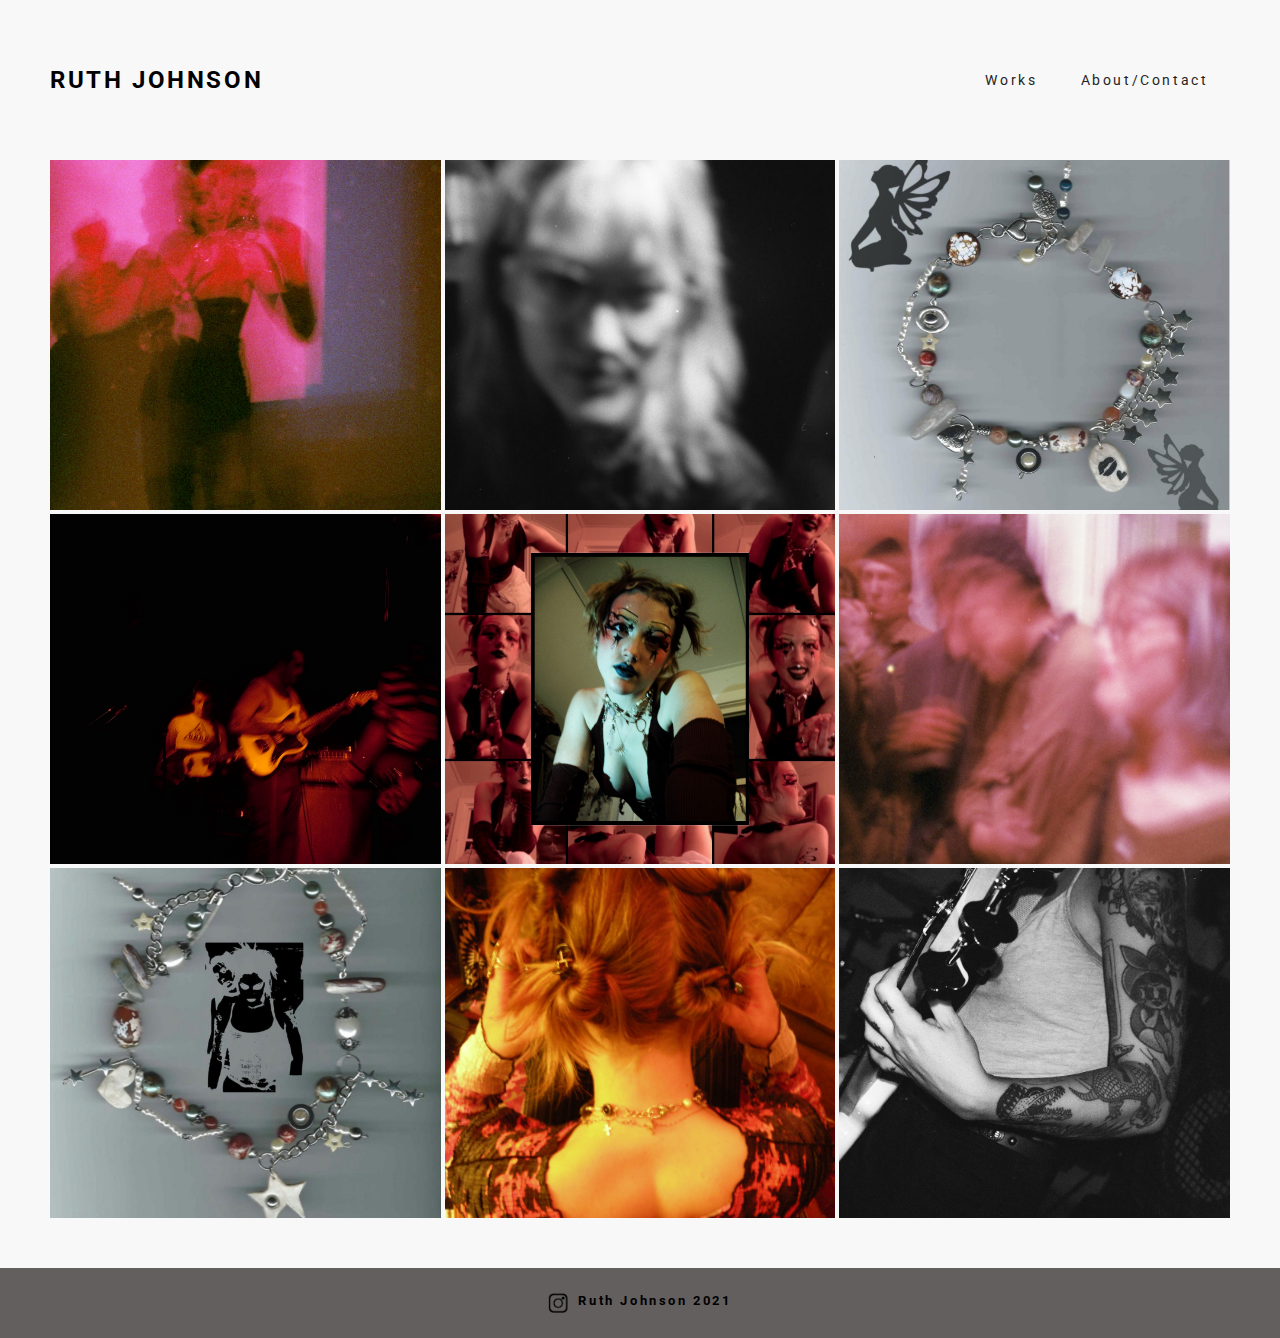
<file: assignments/final-project/index.html>
<!DOCTYPE html>
<html lang="en">

<head>
  <meta charset="UTF-8">
  <meta http-equiv="X-UA-Compatible" content="IE=edge">
  <meta name="viewport" content="width=device-width, initial-scale=1.0">
  <link rel="stylesheet" href="style.css">
  <link rel="preconnect" href="https://fonts.googleapis.com">
    <link rel="preconnect" href="https://fonts.gstatic.com" crossorigin>
    <link href="https://fonts.googleapis.com/css2?family=Roboto:wght@300&display=swap" rel="stylesheet">
  <title>RUTH JOHNSON</title>
</head>


<body>
  <header>
    <h1 class="site-title">RUTH JOHNSON</h1>
    <nav class="main-menu">
      <a href="index.html">Works</a>
      <a href="page2.html">About/Contact</a>
    </nav>
  </header>

  <div class="grid-container">
    <a href="#" class="hover-card">
      <div class="overlay">Valentine's Performance, 2020</div>
      <img class="image" src="images/valentines.jpg" alt="valentines performer">
    </a>
    <a href="#" class="hover-card">
      <div class="overlay">Blurred Memory, 2019</div>
      <img class="image" src="images/hazelprofile.jpg" alt="blurry girl">
    </a>
    <a href="#" class="hover-card">
      <div class="overlay">Necklace, 2021</div>
      <img class="image" src="images/necklace3.png" alt="scanned necklace">
    </a>
    <a href="#" class="hover-card">
      <div class="overlay">Godstar Debut, 2021</div>
      <img class="image" src="images/godstar.JPG" alt="dark image of a band">
    </a>
    <a href="#" class="hover-card">
      <div class="overlay">Evil Woman, 2021</div>
      <img class="image" src="images/hazeltiled.jpg" alt="collage image of woman">
    </a>
    <a href="#" class="hover-card">
      <div class="overlay">Friends Watching Friends, 2020</div>
      <img class="image" src="images/audience.jpg" alt="people in a crowd at a show">
    </a>
    <a href="#" class="hover-card">
      <div class="overlay">Necklace, 2021</div>
      <img class="image" src="images/necklace5.png" alt="scanned necklace 2">
    </a>
    <a href="#" class="hover-card">
      <div class="overlay">Evening In, 2021</div>
      <img class="image" src="images/hair.jpg" alt="back of a woman's head">
    </a>
    <a href="#" class="hover-card">
      <div class="overlay">Basement Show, 2018</div>
      <img class="image" src="images/guitar.jpg" alt="guitarist">
    </a>
  </div>

  <footer>
    <a href="https://www.instagram.com/ruthjohnsn/" class="instagramlogofooter">
        <img class="footerimage" src="images/iglogo.png" alt="instagram logo">
      </a>  
    <h1 class="footer">Ruth Johnson 2021</h1>
  </footer>
</body>

</html>
</file>
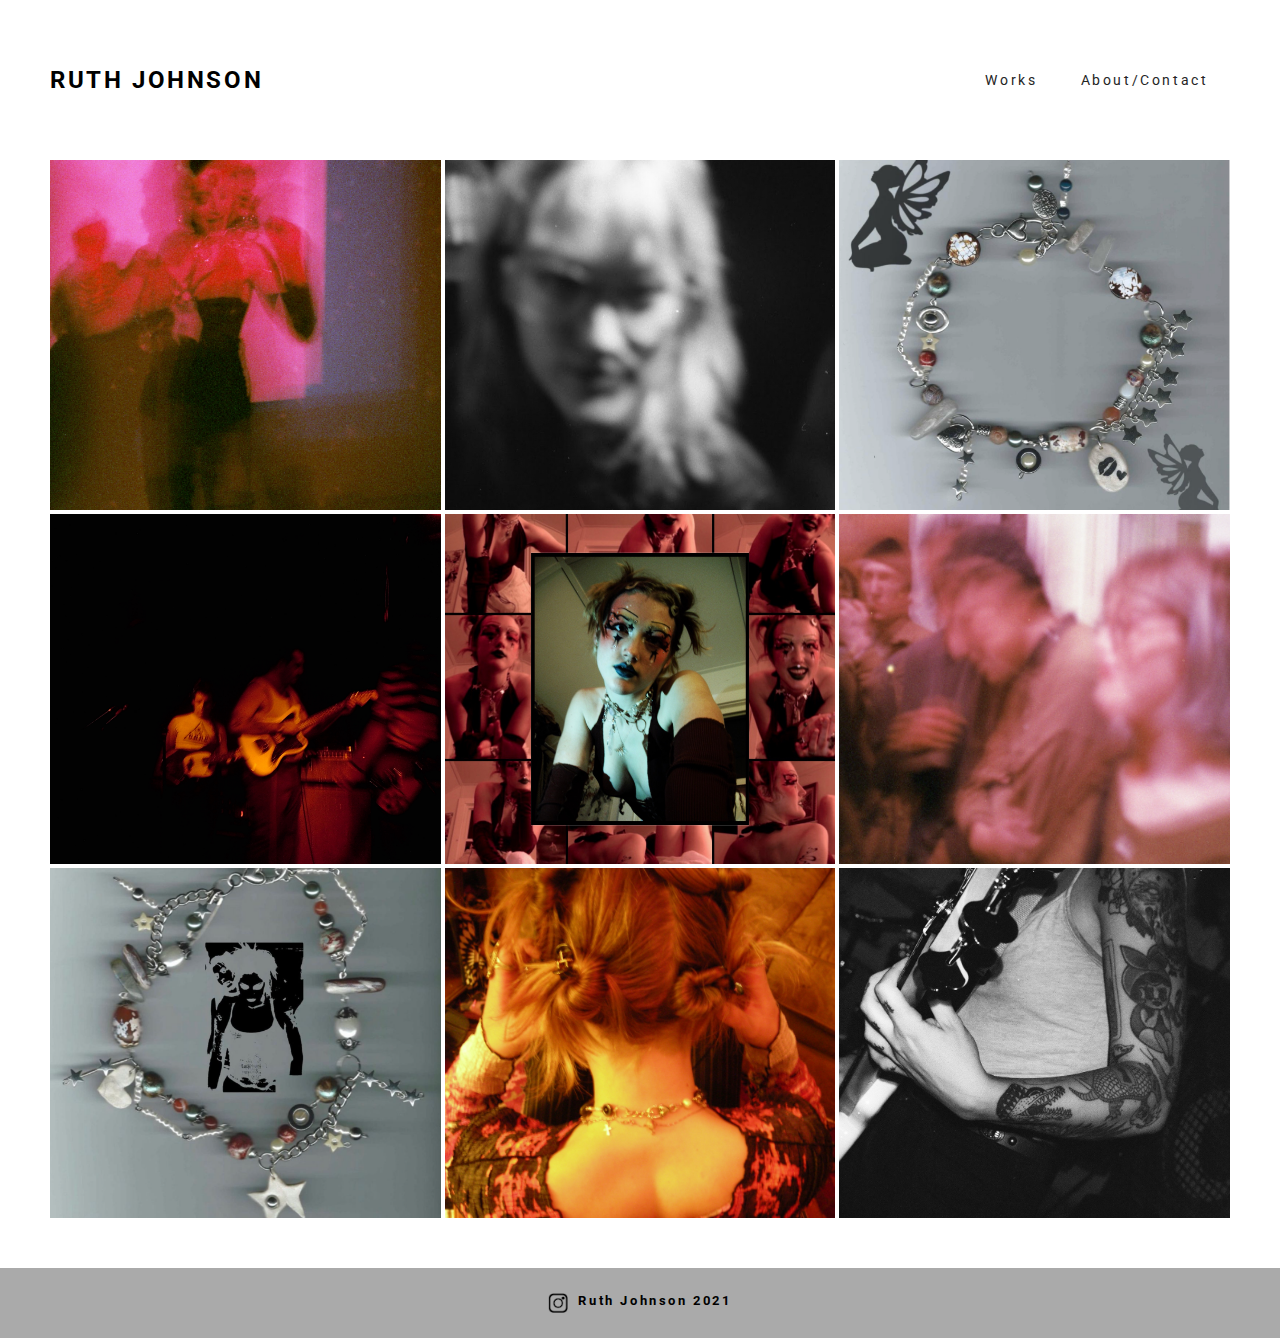
<file: assignments/final/index.html>
<!DOCTYPE html>
<html lang="en">

<head>
  <meta charset="UTF-8">
  <meta http-equiv="X-UA-Compatible" content="IE=edge">
  <meta name="viewport" content="width=device-width, initial-scale=1.0">
  <link rel="stylesheet" href="style.css">
  <link rel="preconnect" href="https://fonts.googleapis.com">
    <link rel="preconnect" href="https://fonts.gstatic.com" crossorigin>
    <link href="https://fonts.googleapis.com/css2?family=Roboto:wght@300&display=swap" rel="stylesheet">
  <title>RUTH JOHNSON</title>
</head>


<body>

  <header>
    <h1 class="site-title">RUTH JOHNSON</h1>
    <nav class="main-menu">
      <a href="index.html">Works</a>
      <a href="page2.html">About/Contact</a>
    </nav>
  </header>

  <div class="grid-container">
    <a href="#" class="hover-card">
      <div class="overlay">Valentine's Performance, 2020</div>
      <img class="image" src="images/valentines.jpg" alt="valentines performer">
    </a>
    <a href="#" class="hover-card">
      <div class="overlay">Blurred Memory, 2019</div>
      <img class="image" src="images/hazelprofile.jpg" alt="blurry girl">
    </a>
    <a href="#" class="hover-card">
      <div class="overlay">Necklace, 2021</div>
      <img class="image" src="images/necklace3.png" alt="scanned necklace">
    </a>
    <a href="#" class="hover-card">
      <div class="overlay">Godstar Debut, 2021</div>
      <img class="image" src="images/godstar.JPG" alt="dark image of a band">
    </a>
    <a href="#" class="hover-card">
      <div class="overlay">Evil Woman, 2021</div>
      <img class="image" src="images/hazeltiled.jpg" alt="collage image of woman">
    </a>
    <a href="#" class="hover-card">
      <div class="overlay">Friends Watching Friends, 2020</div>
      <img class="image" src="images/audience.jpg" alt="people in a crowd at a show">
    </a>
    <a href="#" class="hover-card">
      <div class="overlay">Necklace, 2021</div>
      <img class="image" src="images/necklace5.png" alt="scanned necklace 2">
    </a>
    <a href="#" class="hover-card">
      <div class="overlay">Evening In, 2021</div>
      <img class="image" src="images/hair.jpg" alt="back of a woman's head">
    </a>
    <a href="#" class="hover-card">
      <div class="overlay">Basement Show, 2018</div>
      <img class="image" src="images/guitar.jpg" alt="guitarist">
    </a>
  </div>

  <footer>
    <a href="https://www.instagram.com/ruthjohnsn/" class="instagramlogofooter">
        <img class="footerimage" src="images/iglogo.png" alt="instagram logo">
      </a>  
    <h1 class="footer">Ruth Johnson 2021</h1>
  </footer>
</body>

</html>
</file>
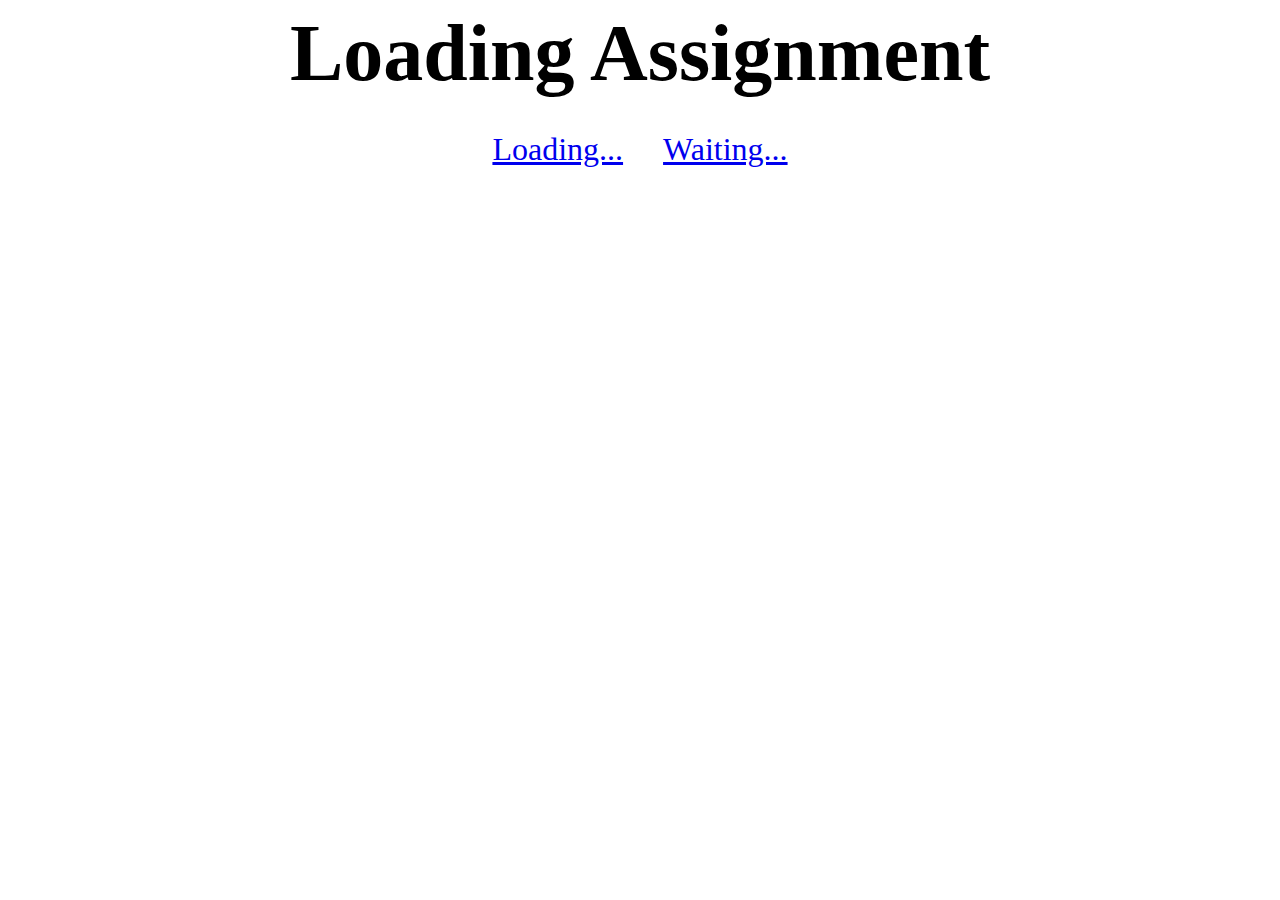
<file: assignments/loading.../index.html>
<!DOCTYPE html>
<html lang="en">
<head>
    <meta charset="UTF-8">
    <meta http-equiv="X-UA-Compatible" content="IE=edge">
    <meta name="viewport" content="width=device-width, initial-scale=1.0">
    <link rel="stylesheet" href="style.css">
    <title>Loading Hub Page</title>
</head>
<body>
    <h1>Loading Assignment</h1>

    <nav>
        <a href="loading.html">Loading...</a>
        <a href="waiting.html">Waiting...</a>
    </nav>
</body>
</html>
</file>
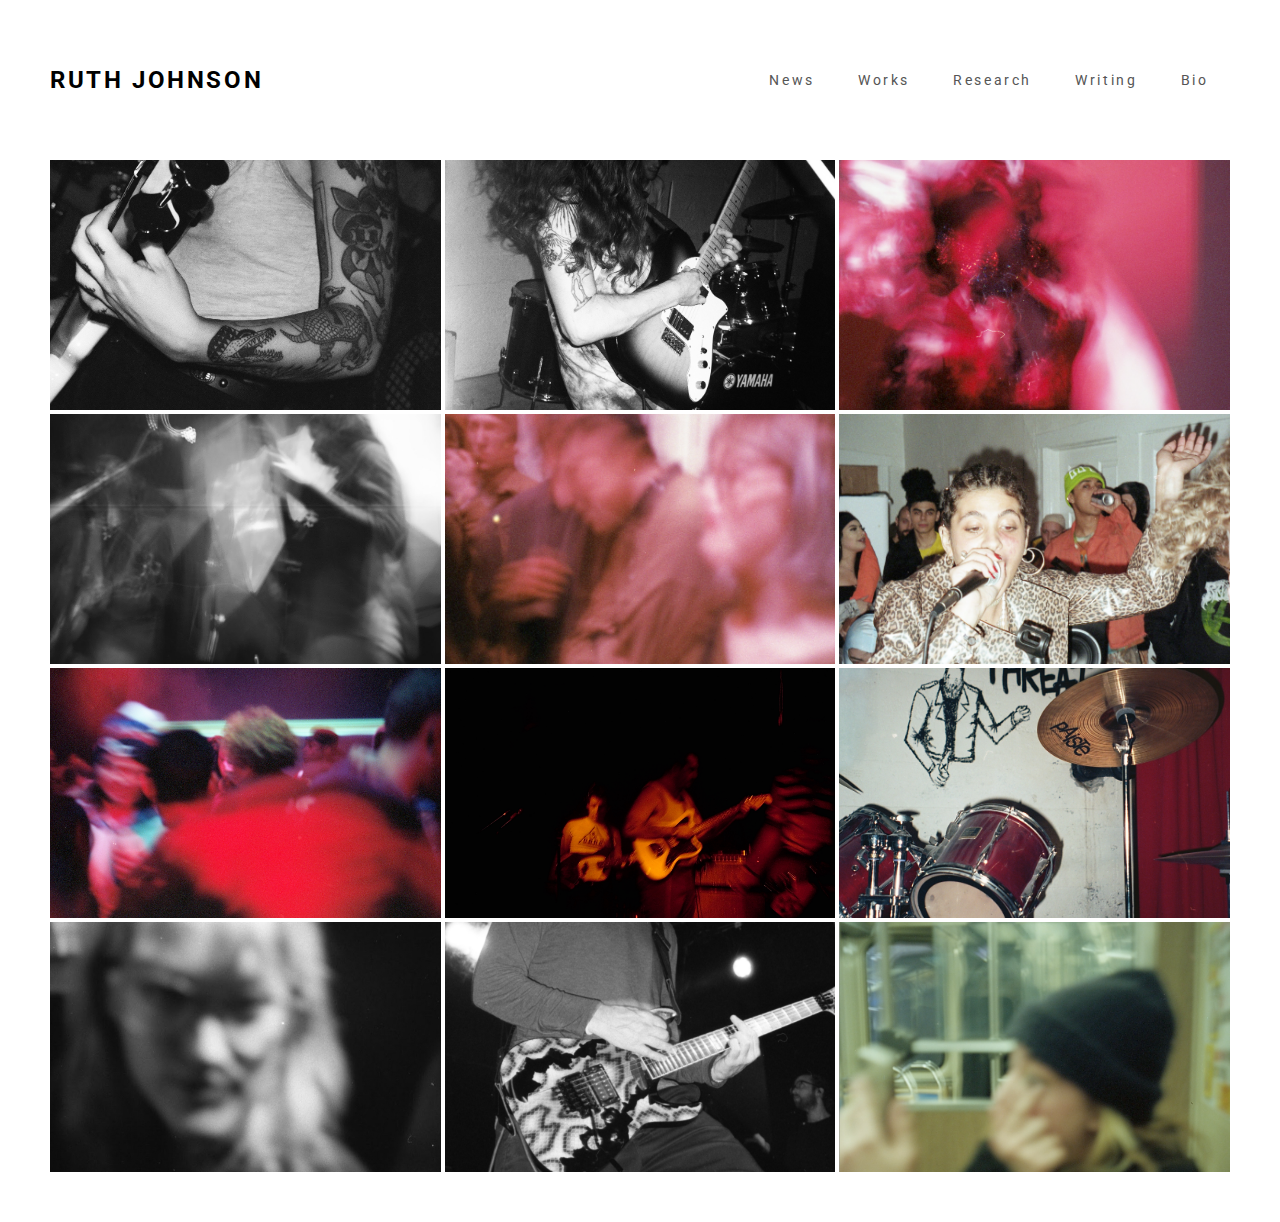
<file: assignments/responsive-gallery/index.html>
<!DOCTYPE html>
<html lang="en">

<head>
  <meta charset="UTF-8">
  <meta http-equiv="X-UA-Compatible" content="IE=edge">
  <meta name="viewport" content="width=device-width, initial-scale=1.0">
  <link rel="stylesheet" href="style.css">
  <link rel="preconnect" href="https://fonts.googleapis.com">
    <link rel="preconnect" href="https://fonts.gstatic.com" crossorigin>
    <link href="https://fonts.googleapis.com/css2?family=Roboto:wght@300&display=swap" rel="stylesheet">
  <title>SELECTED WORK - RUTH JOHNSON</title>
</head>


<body>

  <header>
    <h1 class="site-title">RUTH JOHNSON</h1>
    <nav class="main-menu">
      <a href="#">News</a>
      <a href="#">Works</a>
      <a href="#">Research</a>
      <a href="#">Writing</a>
      <a href="#">Bio</a>
    </nav>
  </header>

  <div class="grid-container">
    <a href="#" class="hover-card">
      <div class="overlay">Basement Show, 2017</div>
      <img class="image" src="images/2017show.jpg" alt="guitarist">
    </a>
    <a href="#" class="hover-card">
      <div class="overlay">Basement Show, 2018</div>
      <img class="image" src="images/2018show.jpg" alt="guitarist">
    </a>
    <a href="#" class="hover-card">
      <div class="overlay">Valentine's Performance, 2020</div>
      <img class="image" src="images/valentinesshow.jpg" alt="blurred image of a performer, pink toned">
    </a>
    <a href="#" class="hover-card">
      <div class="overlay">Avery's Debut, 2019</div>
      <img class="image" src="images/2019jan.jpg" alt="blurry guitarist">
    </a>
    <a href="#" class="hover-card">
      <div class="overlay">Friends Watching Friends, 2020</div>
      <img class="image" src="images/watchers.jpg" alt="audience at a show">
    </a>
    <a href="#" class="hover-card">
      <div class="overlay">Attic Show, 2020</div>
      <img class="image" src="images/2019show.jpg" alt="singer and crowd">
    </a>
    <a href="#" class="hover-card">
      <div class="overlay">Musical Haze, 2019</div>
      <img class="image" src="images/crowd.jpg" alt="blurry photo of audience">
    </a>
    <a href="#" class="hover-card">
      <div class="overlay">Godstar Debut, 2021</div>
      <img class="image" src="images/2021show.JPG" alt="dark image of band">
    </a>
    <a href="#" class="hover-card">
      <div class="overlay">My Basement, Timeless (Technically)</div>
      <img class="image" src="images/basement.JPG" alt="drumset">
    </a>
    <a href="#" class="hover-card">
      <div class="overlay">Hazel, 2019</div>
      <img class="image" src="images/hazel.jpg" alt="out of focus portrait of a woman">
    </a>
    <a href="#" class="hover-card">
      <div class="overlay">Helmet Concert, 2019</div>
      <img class="image" src="images/helmet.jpg" alt="guitarist on stage">
    </a>
    <a href="#" class="hover-card">
      <div class="overlay">Zoe, 2019</div>
      <img class="image" src="images/ontheway.png" alt="woman doing makeup on a train">
    </a>
  </div>

</body>

</html>
</file>
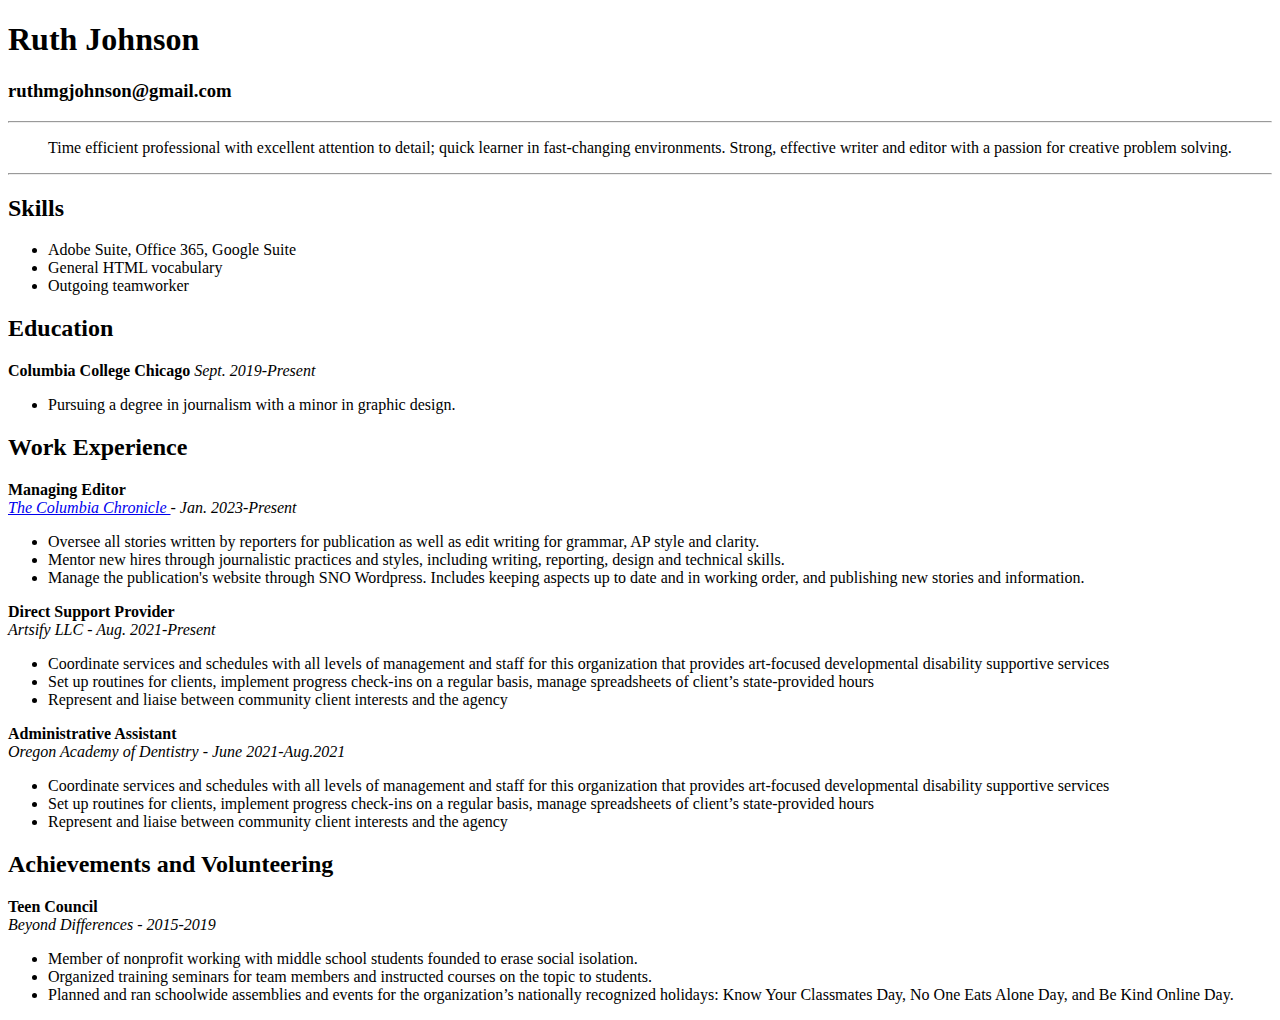
<file: johnson-resume.html>
<!doctype html>
<html lang="en">
<head>
	<meta charset="utf-8">
	<meta name="viewport" content="width=device-width, initial-scale=1">
	<title>Resume</title>
</head>
<body>
	<h1>Ruth Johnson</h1>
	<h3>ruthmgjohnson@gmail.com</h3>
<hr>
	<blockquote>Time efficient professional with excellent attention to detail; quick learner in fast-changing environments. Strong, effective writer and editor with a passion for creative problem solving.</blockquote>
<hr>
	<h2>Skills</h2>
		<p>
			<ul>
				<li>Adobe Suite, Office 365, Google Suite</li>
				<li>General HTML vocabulary</li>
				<li>Outgoing teamworker</li>
			</ul>
		</p>
	<h2>Education</h2>
		<p>
			<strong>Columbia College Chicago</strong>
			<em>Sept. 2019-Present</em>
			<ul>
				<li>Pursuing a degree in journalism with a minor in graphic design.</li>
			</ul>
		</p>
	<h2>Work Experience</h2>
		<p><!-- first job -->
			<strong>Managing Editor</strong>
			<br> 
			<em><a href="columbiachronicle.com"> The Columbia Chronicle </a> - Jan. 2023-Present</em>
			<br>
			<ul>
				<li>Oversee all stories written by reporters for publication as well as edit writing for grammar, AP style and clarity.</li>
				<li>Mentor new hires through journalistic practices and styles, including writing, reporting, design and technical skills.</li>
				<li>Manage the publication's website through SNO Wordpress. Includes keeping aspects up to date and in working order, and publishing new stories and information.</li>
			</ul>
		</p>
		<p><!-- second job -->
			<strong>Direct Support Provider</strong>
			<br>
			<em>Artsify LLC - Aug. 2021-Present</em>
			<br>
			<ul>
				<li>Coordinate services and schedules with all levels of management and staff for this organization that provides art-focused developmental disability supportive services </li>
				<li>Set up routines for clients, implement progress check-ins on a regular basis, manage spreadsheets of client’s state-provided hours </li>
				<li>Represent and liaise between community client interests and the agency </li>
			</ul>
		</p>
		<p><!-- third job -->
			<strong>Administrative Assistant</strong>
			<br>
			<em>Oregon Academy of Dentistry - June 2021-Aug.2021</em>
			<br>
			<ul>
				<li>Coordinate services and schedules with all levels of management and staff for this organization that provides art-focused developmental disability supportive services </li>
				<li>Set up routines for clients, implement progress check-ins on a regular basis, manage spreadsheets of client’s state-provided hours </li>
				<li>Represent and liaise between community client interests and the agency </li>
			</ul>
		</p>
	<h2>Achievements and Volunteering</h2>
		<p>
			<strong>Teen Council</strong>
			<br> 
			<em>Beyond Differences - 2015-2019</em>
			<br>
			<ul>
				<li>Member of nonprofit working with middle school students founded to erase social isolation.  </li>
				<li>Organized training seminars for team members and instructed courses on the topic to students.</li>
				<li>Planned and ran schoolwide assemblies and events for the organization’s nationally recognized holidays: Know Your Classmates Day, No One Eats Alone Day, and Be Kind Online Day.  </li>
			</ul>
		</p>
</body>
</html>
</file>
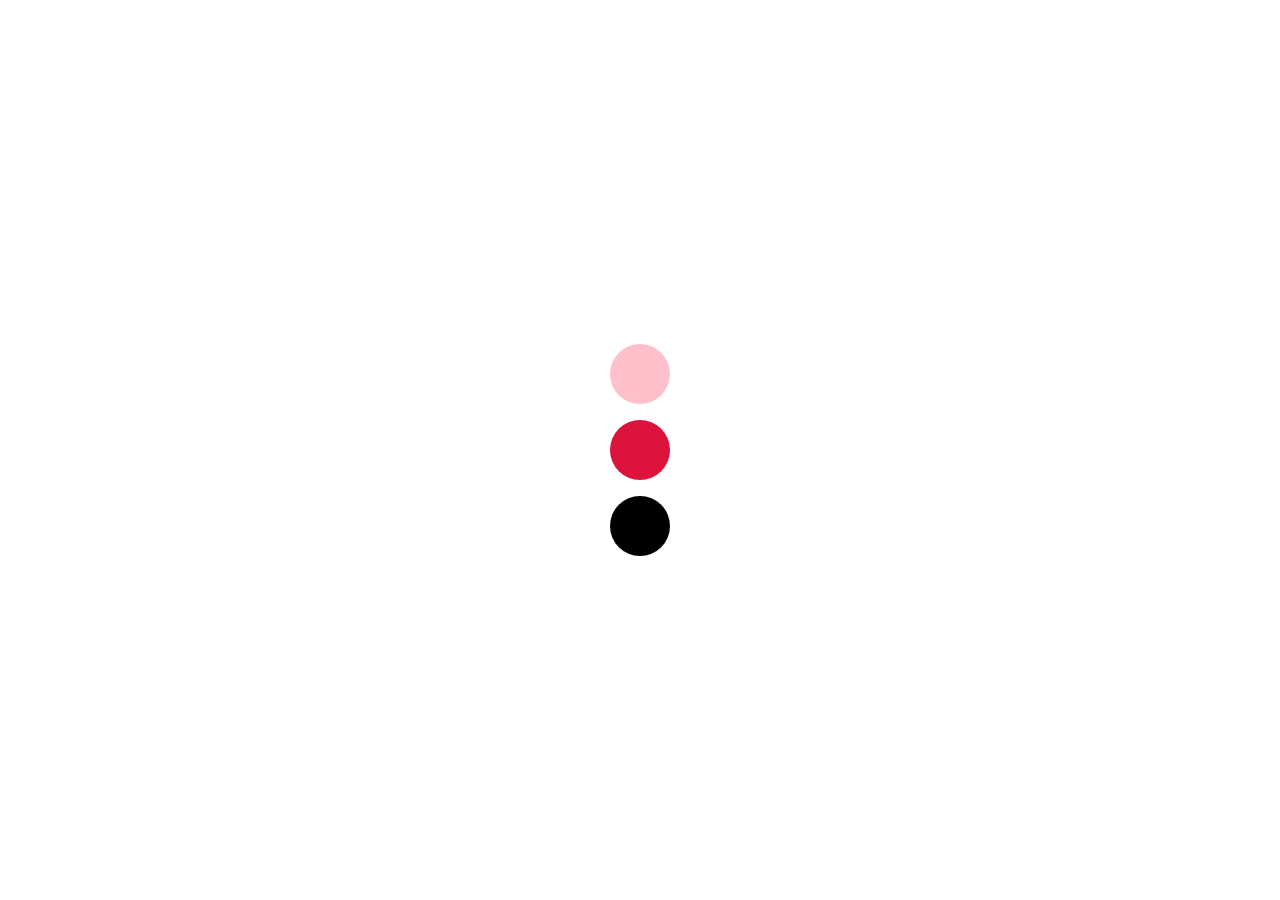
<file: assignments/loading.../loading.html>
<!DOCTYPE html>
<html lang="en">
<head>
    <meta charset="UTF-8">
    <meta http-equiv="X-UA-Compatible" content="IE=edge">
    <meta name="viewport" content="width=device-width, initial-scale=1.0">
    <link rel="stylesheet" href="loading.css">
    <title>Loading...</title>
</head>
<body>
    <div class="loading-animation">
        <div class="circle delay1"></div>
        <div class="circle delay2"></div>
        <div class="circle delay3"></div>
      </div>
</body>
</html>
</file>
<file: assignments/final-project/style.css>
* {margin: 0; padding: 0; box-sizing: border-box;}
header {
    display:flex;
    justify-content: space-between;
    padding: 50px;
    margin: auto;
    align-items: center;
}
body{
    background-color: rgb(248, 248, 248);
}
.subhead {
    display: grid;
    justify-content: center;
    font-family: 'Irish Grover', cursive;
}
.main-menu {
    display: flex;
    font-family: 'Roboto', sans-serif;
    letter-spacing: 2.6px;
    font-size: .9em;
}
nav a {
    margin: 1.5em;
    color: rgb(36, 36, 36);
    text-decoration: none;
}
nav a:hover {
    color: rgb(143, 0, 0);
}
.site-title {
    display: flex;
    font-family: 'Roboto', sans-serif;
    font-size: x-large;
    letter-spacing: 2.6px;
}
footer{
    display: flex;
    justify-content: center;
    padding: 25px;
    background-color: rgb(99, 95, 95);
}
.footer{
    font-family: 'Roboto', sans-serif;
    font-size:small;
    letter-spacing: 2.6px;
    padding-left: 10px;
}
.footerimage{
    height: 20px;
    width: 20px;
    display: block;
}
.jewelryiglink {
    height: 100px;
}
.links{
    display: flex;
    justify-content: center;
    padding: 25px;
}
.grid-container {
    display: grid;
    gap: .25em;
    grid-template-columns: 1fr 1fr 1fr;
    padding-left: 50px;
    padding-right: 50px;
    padding-bottom: 50px;
}
p{
    font-family: 'Roboto', sans-serif;
    font-size: large;
}
.image {
    object-fit: cover;
    height: 350px;
    width: 100%;
    display: block;
}
.image2 {
    height: 40%;
    width: 40%;
    object-fit: cover;
}
.hover-card {
    position: relative;
}

.hover-card:hover .overlay {
    opacity: .6;
}

.overlay {
    color: black;
    background: #fff;
    opacity: 0;
    position: absolute;
    z-index: 1;
    top: 0;
    right: 0;
    bottom: 0;
    left: 0;
    font-size: 1em;
    display: grid;
    place-items: center; 
    transition: all .25s;
    font-family: 'Roboto', sans-serif;
}
.overlay-container {
    position: relative;
    display: flex;
    padding-top: 50px;
    padding-left: 150px;
    padding-right: 150px;
    padding-bottom: 25px;
    gap: 2em;
    align-items: center;
}
@media (min-width: 769px) {
    .overlay-container {
        transition: .2s ease-in-out;
    }
    .overlay-container:hover {
        transform: scale(1.2);
    }
}
@media (max-width: 1050px) {
    .grid-container {
        grid-template-columns: 1fr 1fr; }
    nav a {
        margin: .8em;
    }
}

@media (max-width: 768px) {
    .grid-container { 
        grid-template-columns: 1fr; }
    .site-title {
        font-size: medium;}
    .main-menu{
        font-size: small;}
    .footer{
        font-size: x-small;
    }
    .overlay-container{
            display: grid;
            position: relative;
            color: rgb(0, 0, 0);
            background: #fff;
            position: relative;
            padding-left: 50px;
            padding-right: 50px;
            z-index: 1;
            top: 0;
            right: 0;
            bottom: 0;
            left: 0;
            font-size: 1em;
            place-items: center; 
            font-family: 'Roboto', sans-serif;
    }
    .image2 {
        opacity: .4;
        height: 100%;
        width: 100%;
    }
    .overlay-container p{
        position: absolute;
        margin: 175px;
    }
    nav a {
        margin: .5em;}
}
</file>
<file: assignments/final/style.css>
* {margin: 0; padding: 0; box-sizing: border-box;}
header {
    display:flex;
    justify-content: space-between;
    padding: 50px;
    margin: auto;
    align-items: center;
}
.subhead {
    display: grid;
    justify-content: center;
    font-family: 'Irish Grover', cursive;
}
.main-menu {
    display: flex;
    font-family: 'Roboto', sans-serif;
    letter-spacing: 2.6px;
    font-size: .9em;
}

nav a {
    margin: 1.5em;
    color: rgb(36, 36, 36);
    text-decoration: none;
}

nav a:hover {
    color: rgb(143, 0, 0);
}

.site-title {
    display: flex;
    font-family: 'Roboto', sans-serif;
    font-size: x-large;
    letter-spacing: 2.6px;
}
footer{
    display: flex;
    justify-content: center;
    padding: 25px;
    background-color: rgb(170, 170, 170);
}
.footer{
    font-family: 'Roboto', sans-serif;
    font-size:small;
    letter-spacing: 2.6px;
    padding-left: 10px;
}
.footerimage{
    height: 20px;
    width: 20px;
    display: block;
}
.jewelryiglink {
    height: 100px;
}
.links{
    display: flex;
    justify-content: center;
    padding: 25px;
}
.grid-container {
    display: grid;
    gap: .25em;
    grid-template-columns: 1fr 1fr 1fr;
    padding-left: 50px;
    padding-right: 50px;
    padding-bottom: 50px;
}
p{
    font-family: 'Roboto', sans-serif;
    font-size: large;
}
.image {
    object-fit: cover;
    height: 350px;
    width: 100%;
    display: block;
}
.image2 {
    height: 40%;
    width: 40%;
    object-fit: cover;
}
.hover-card {
    position: relative;
}

.hover-card:hover .overlay {
    opacity: .6;
}

.overlay {
    color: black;
    background: #fff;
    opacity: 0;
    position: absolute;
    z-index: 1;
    top: 0;
    right: 0;
    bottom: 0;
    left: 0;
    font-size: 1em;
    display: grid;
    place-items: center; 
    transition: all .25s;
    font-family: 'Roboto', sans-serif;
}
.overlay-container {
    position: relative;
    display: flex;
    padding-top: 50px;
    padding-left: 150px;
    padding-right: 150px;
    padding-bottom: 25px;
    gap: 2em;
    align-items: center;
}
@media (min-width: 769px) {
    .overlay-container {
        transition: .2s ease-in-out;
    }
    .overlay-container:hover {
        transform: scale(1.2);
    }
}
@media (max-width: 1050px) {
    .grid-container {
        grid-template-columns: 1fr 1fr; }
    nav a {
        margin: .8em;
    }
}

@media (max-width: 768px) {
    .grid-container { 
        grid-template-columns: 1fr; }
    .site-title {
        font-size: medium;}
    .main-menu{
        font-size: small;}
    .footer{
        font-size: x-small;
    }
    .overlay-container{
            display: grid;
            position: relative;
            color: rgb(0, 0, 0);
            background: #fff;
            position: relative;
            padding-left: 50px;
            padding-right: 50px;
            z-index: 1;
            top: 0;
            right: 0;
            bottom: 0;
            left: 0;
            font-size: 1em;
            place-items: center; 
            font-family: 'Roboto', sans-serif;
    }
    .image2 {
        opacity: .4;
        height: 100%;
        width: 100%;
    }
    .overlay-container p{
        position: absolute;
        margin: 175px;
    }
    nav a {
        margin: .5em;}
}
</file>
<file: assignments/loading.../style.css>
h1 {
    font-size: 5em;
    margin: 0;
    text-align: center;
}
nav {
    font-size: 2em;
    text-align: center;
    padding: 1em;
}
a {
    padding: .5em;
}
a:hover {
    color: rgb(208, 255, 0);
}
</file>
<file: assignments/responsive-gallery/style.css>
* {margin: 0; padding: 0; box-sizing: border-box;}
header {
    display:flex;
    justify-content: space-between;
    padding: 50px;
    margin: auto;
    align-items: center;
}

.main-menu {
    display: flex;
    font-family: 'Roboto', sans-serif;
    letter-spacing: 2.6px;
    font-size: .9em;
}

nav a {
    margin: 1.5em;
    color: rgb(85, 85, 85);
    text-decoration: none;
}

nav a:hover {
    color: black;
}

.site-title {
    display: flex;
    font-family: 'Roboto', sans-serif;
    font-size: x-large;
    letter-spacing: 2.6px;
}

.grid-container {
    display: grid;
    gap: .25em;
    grid-template-columns: 1fr 1fr 1fr;
    padding-left: 50px;
    padding-right: 50px;
    padding-bottom: 50px;
}

.image {
    object-fit: cover;
    height: 250px;
    width: 100%;
    display: block;
}

.hover-card {
    position: relative;
}

.hover-card:hover .overlay {
    opacity: .9; /* I know we did opacity of 1 in class but it looks on her website like there is still a little transparency*/
}

.overlay {
    color: black;
    background: #fff;
    opacity: 0;
    position: absolute;
    z-index: 1;
    top: 0;
    right: 0;
    bottom: 0;
    left: 0;
    font-size: 1em;
    display: grid;
    place-items: center; 
    transition: all .25s;
    font-family: 'Roboto', sans-serif;
}


@media (max-width: 1050px) {
    .grid-container {
        grid-template-columns: 1fr 1fr; }
    nav a {
        margin: .8em;
    }
}

@media (max-width: 768px) {
    .grid-container { 
        grid-template-columns: 1fr; }
    .site-title {
        font-size: medium;}
    .main-menu{
        font-size: small;}
    nav a {
        margin: .5em;}
}
</file>
<file: assignments/loading.../loading.css>
body {
    height: 100vh;
    margin: 0;
    display: grid;
    place-items: center;
  }
  
  .circle {
    height: 60px;
    width: 60px;
    border-radius: 30px;
    background: pink;
    margin: 1em;
    animation: load 6s;
    animation-fill-mode: forwards;
  }
  
  .delay1 {
    animation-delay: 0s;
  }
  .delay2 {
    animation-delay: 1s;
    background: crimson;
  }
  .delay3 {
    animation-delay: 2s;
    background: black;
  }
  
  @keyframes load {
    
    from {
      transform: scale(8, 1);
    }
    
    to {
      transform: scale(0, 1);
    }
  }
</file>
